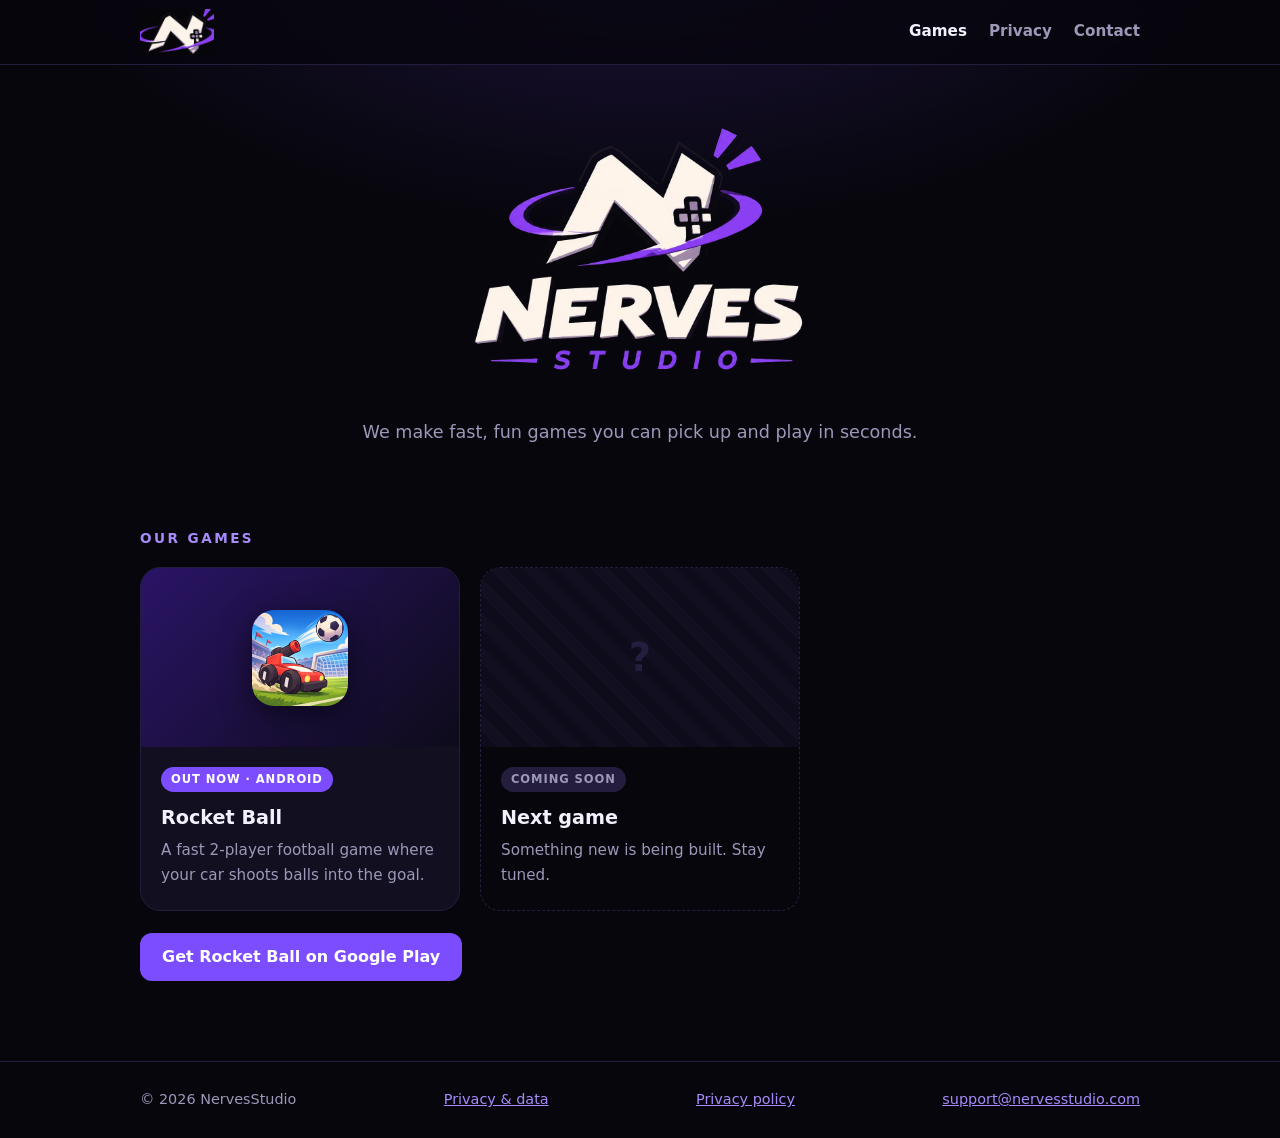
<file: index.html>
<!doctype html>
<html lang="en">
<head>
<meta charset="utf-8">
<meta name="viewport" content="width=device-width, initial-scale=1">
<title>NervesStudio</title>
<meta name="description" content="NervesStudio is an indie game studio. Our first game is Rocket Ball, a 2-player football game where cars shoot balls into the goal.">
<meta name="theme-color" content="#07060d">
<link rel="icon" href="assets/logo.webp">
<link rel="stylesheet" href="assets/style.css">
</head>
<body>
<header class="site"><div class="wrap">
<a class="brand" href="/" aria-label="NervesStudio home"><span class="crop"><img src="assets/logo.webp" alt="NervesStudio"></span></a>
<nav><a href="/" class="on">Games</a><a href="legal.html">Privacy</a><a href="mailto:support@nervesstudio.com">Contact</a></nav>
</div></header>
<main>
<div class="wrap">
<section class="hero">
<img class="logo" src="assets/logo.webp" alt="NervesStudio">
<p>We make fast, fun games you can pick up and play in seconds.</p>
</section>

<h2 class="section">Our games</h2>
<div class="games">
<a class="game" href="games/rocket-ball/">
<div class="art"><img src="games/rocket-ball/icon.png" alt="Rocket Ball icon"></div>
<div class="body"><span class="tag">Out now &middot; Android</span><h3>Rocket Ball</h3><p>A fast 2-player football game where your car shoots balls into the goal.</p></div>
</a>
<div class="game soon">
<div class="art">?</div>
<div class="body"><span class="tag">Coming soon</span><h3>Next game</h3><p>Something new is being built. Stay tuned.</p></div>
</div>
</div>
<p style="margin-top:22px"><a class="btn" href="https://play.google.com/store/apps/details?id=com.nervesstudio.rocketball" rel="noopener">Get Rocket Ball on Google Play</a></p>
</div>
</main>
<footer><div class="wrap"><span>&copy; 2026 NervesStudio</span><a href="legal.html">Privacy &amp; data</a><a href="games/rocket-ball/privacy.html">Privacy policy</a><a href="mailto:support@nervesstudio.com">support@nervesstudio.com</a></div></footer>
</body>
</html>
</file>
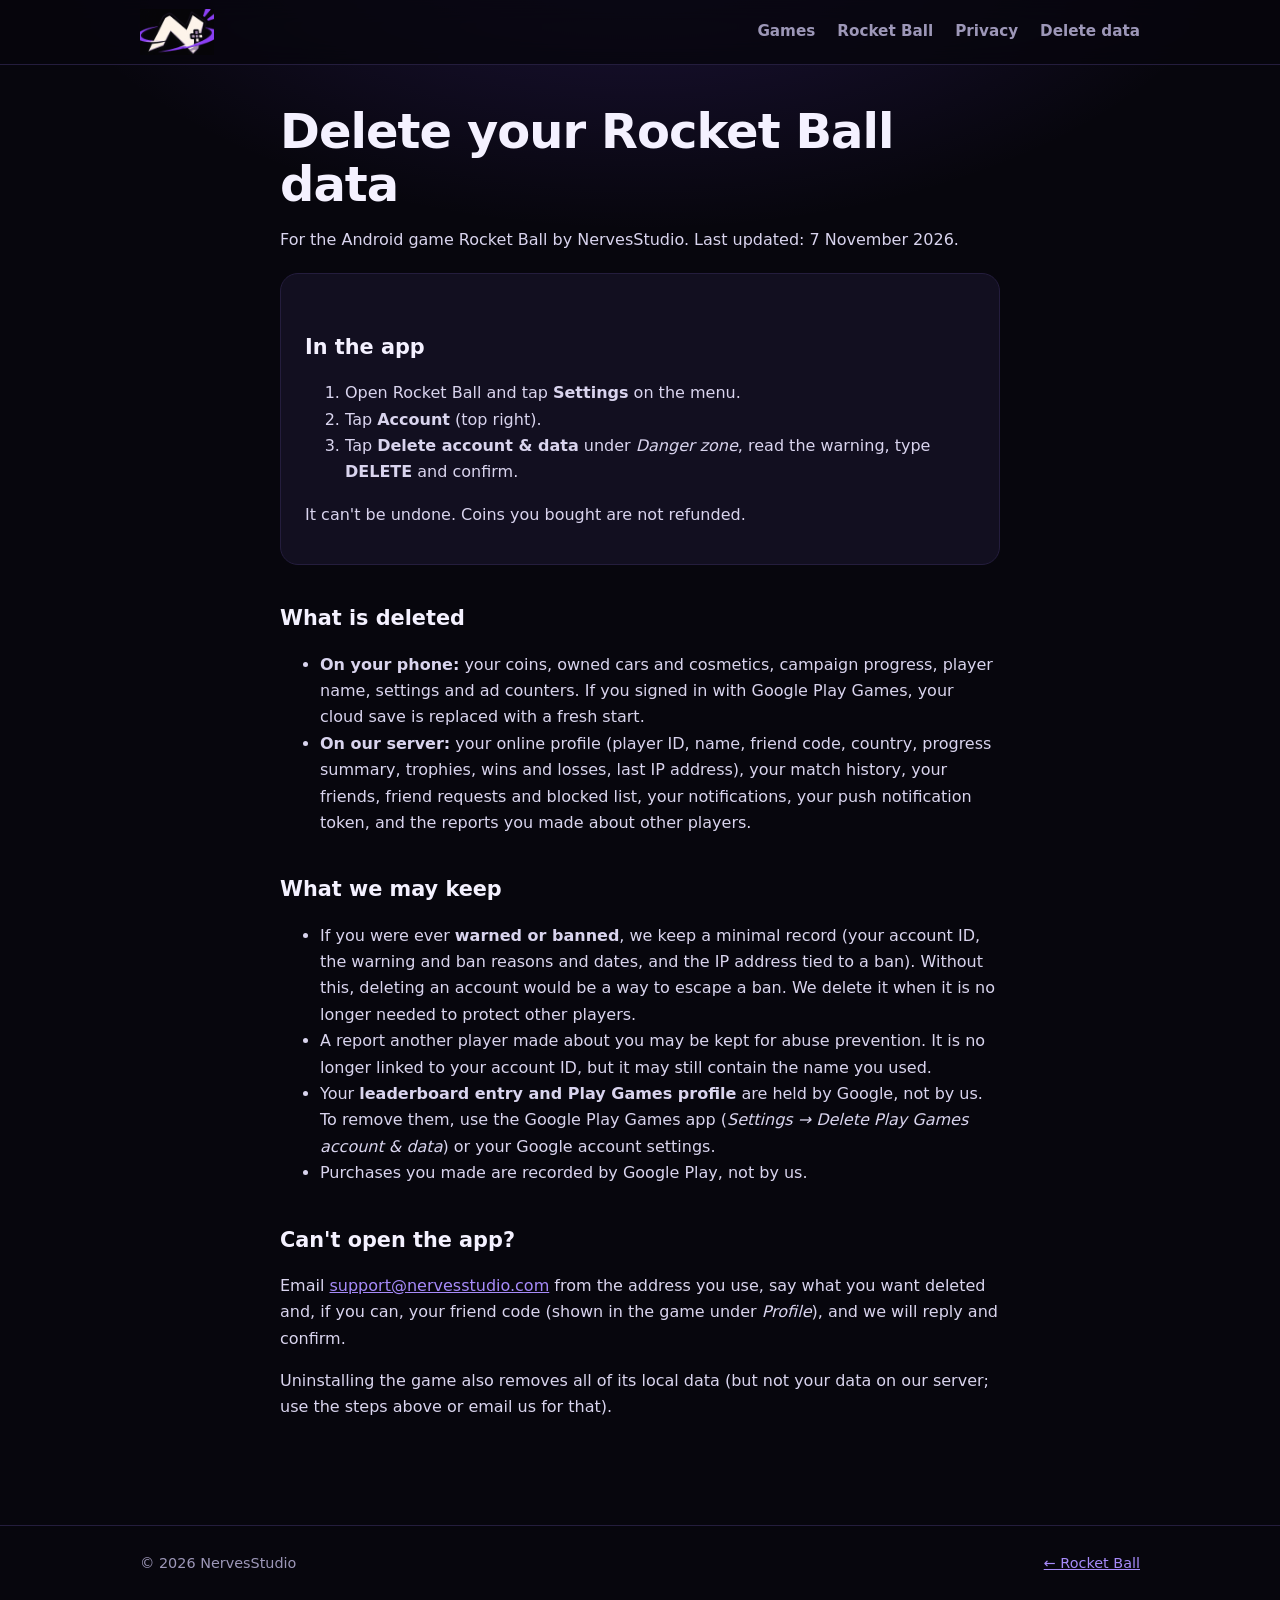
<file: delete-account.html>
<!doctype html>
<html lang="en">
<head>
<meta charset="utf-8">
<title>Redirecting...</title>
<meta http-equiv="refresh" content="0; url=games/rocket-ball/delete-account.html">
<link rel="canonical" href="https://nervesstudio.com/games/rocket-ball/delete-account.html">
</head>
<body><a href="games/rocket-ball/delete-account.html">Continue to the page</a></body>
</html>
</file>
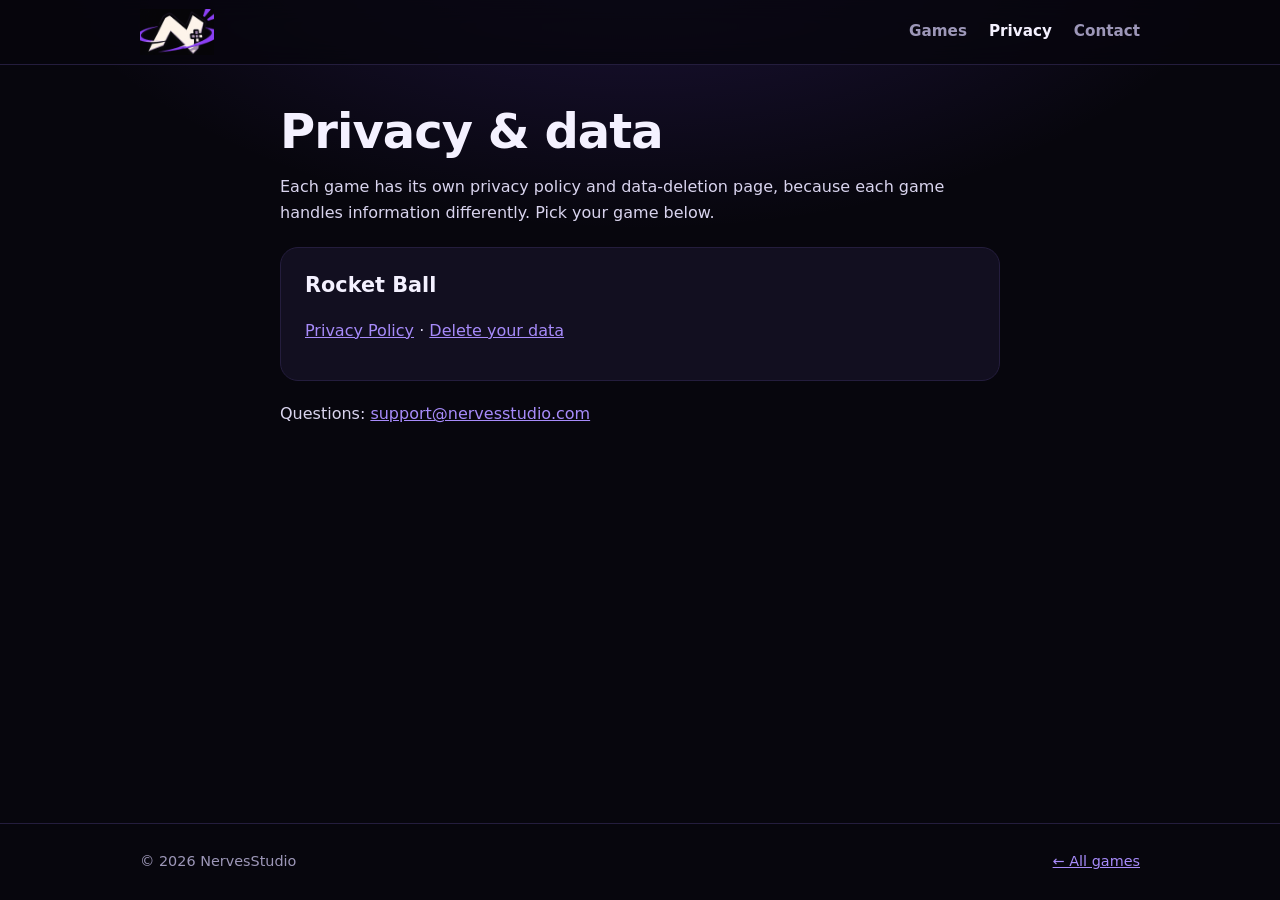
<file: legal.html>
<!doctype html>
<html lang="en">
<head>
<meta charset="utf-8">
<meta name="viewport" content="width=device-width, initial-scale=1">
<title>Privacy &amp; Data - NervesStudio</title>
<meta name="theme-color" content="#07060d">
<link rel="icon" href="assets/logo.webp">
<link rel="stylesheet" href="assets/style.css">
</head>
<body>
<header class="site"><div class="wrap">
<a class="brand" href="/" aria-label="NervesStudio home"><span class="crop"><img src="assets/logo.webp" alt="NervesStudio"></span></a>
<nav><a href="/">Games</a><a href="legal.html" class="on">Privacy</a><a href="mailto:support@nervesstudio.com">Contact</a></nav>
</div></header>
<main class="text">
<h1>Privacy &amp; data</h1>
<p class="muted">Each game has its own privacy policy and data-deletion page, because each game handles information differently. Pick your game below.</p>

<!-- For each new game, add a card like this one, linking to games/<name>/privacy.html and delete-account.html -->
<div class="card">
<h2 style="margin-top:0">Rocket Ball</h2>
<p><a href="games/rocket-ball/privacy.html">Privacy Policy</a> &middot; <a href="games/rocket-ball/delete-account.html">Delete your data</a></p>
</div>

<p>Questions: <a href="mailto:support@nervesstudio.com">support@nervesstudio.com</a></p>
</main>
<footer><div class="wrap"><span>&copy; 2026 NervesStudio</span><a href="/">&larr; All games</a></div></footer>
</body>
</html>
</file>
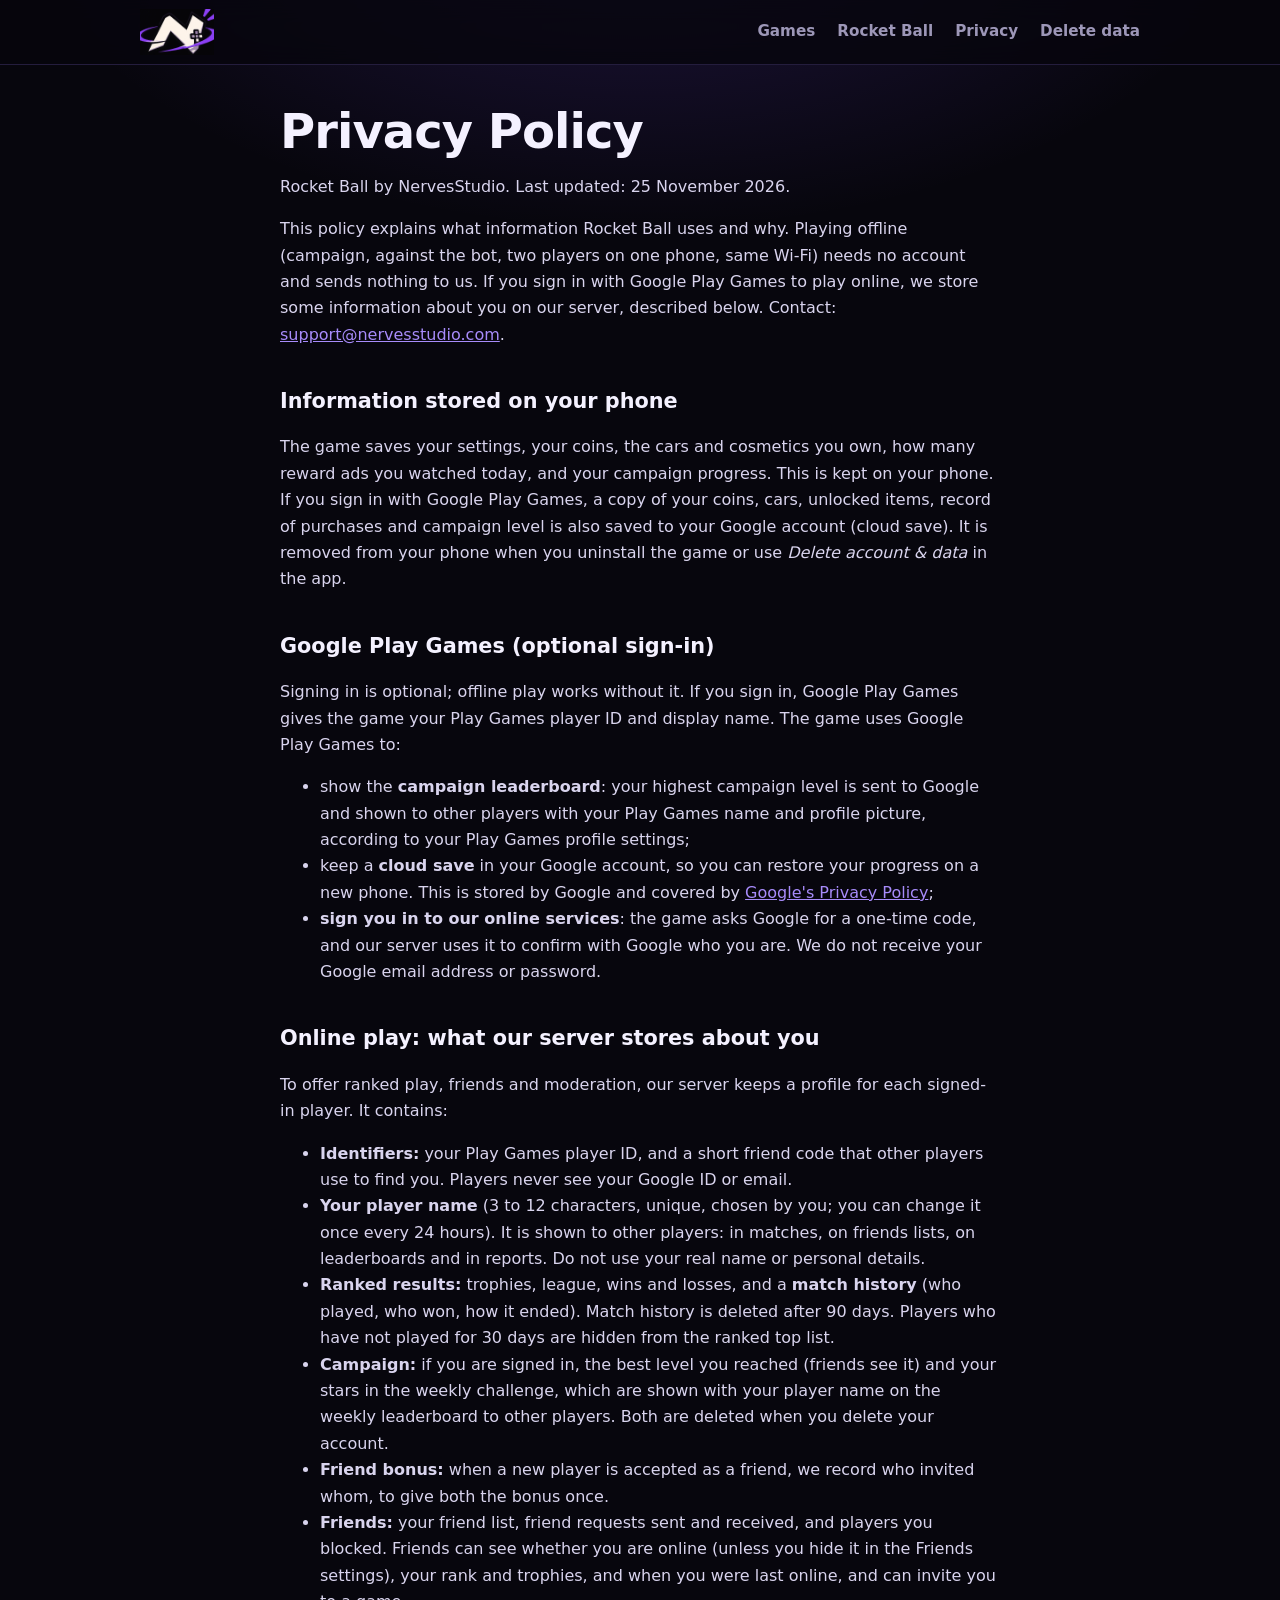
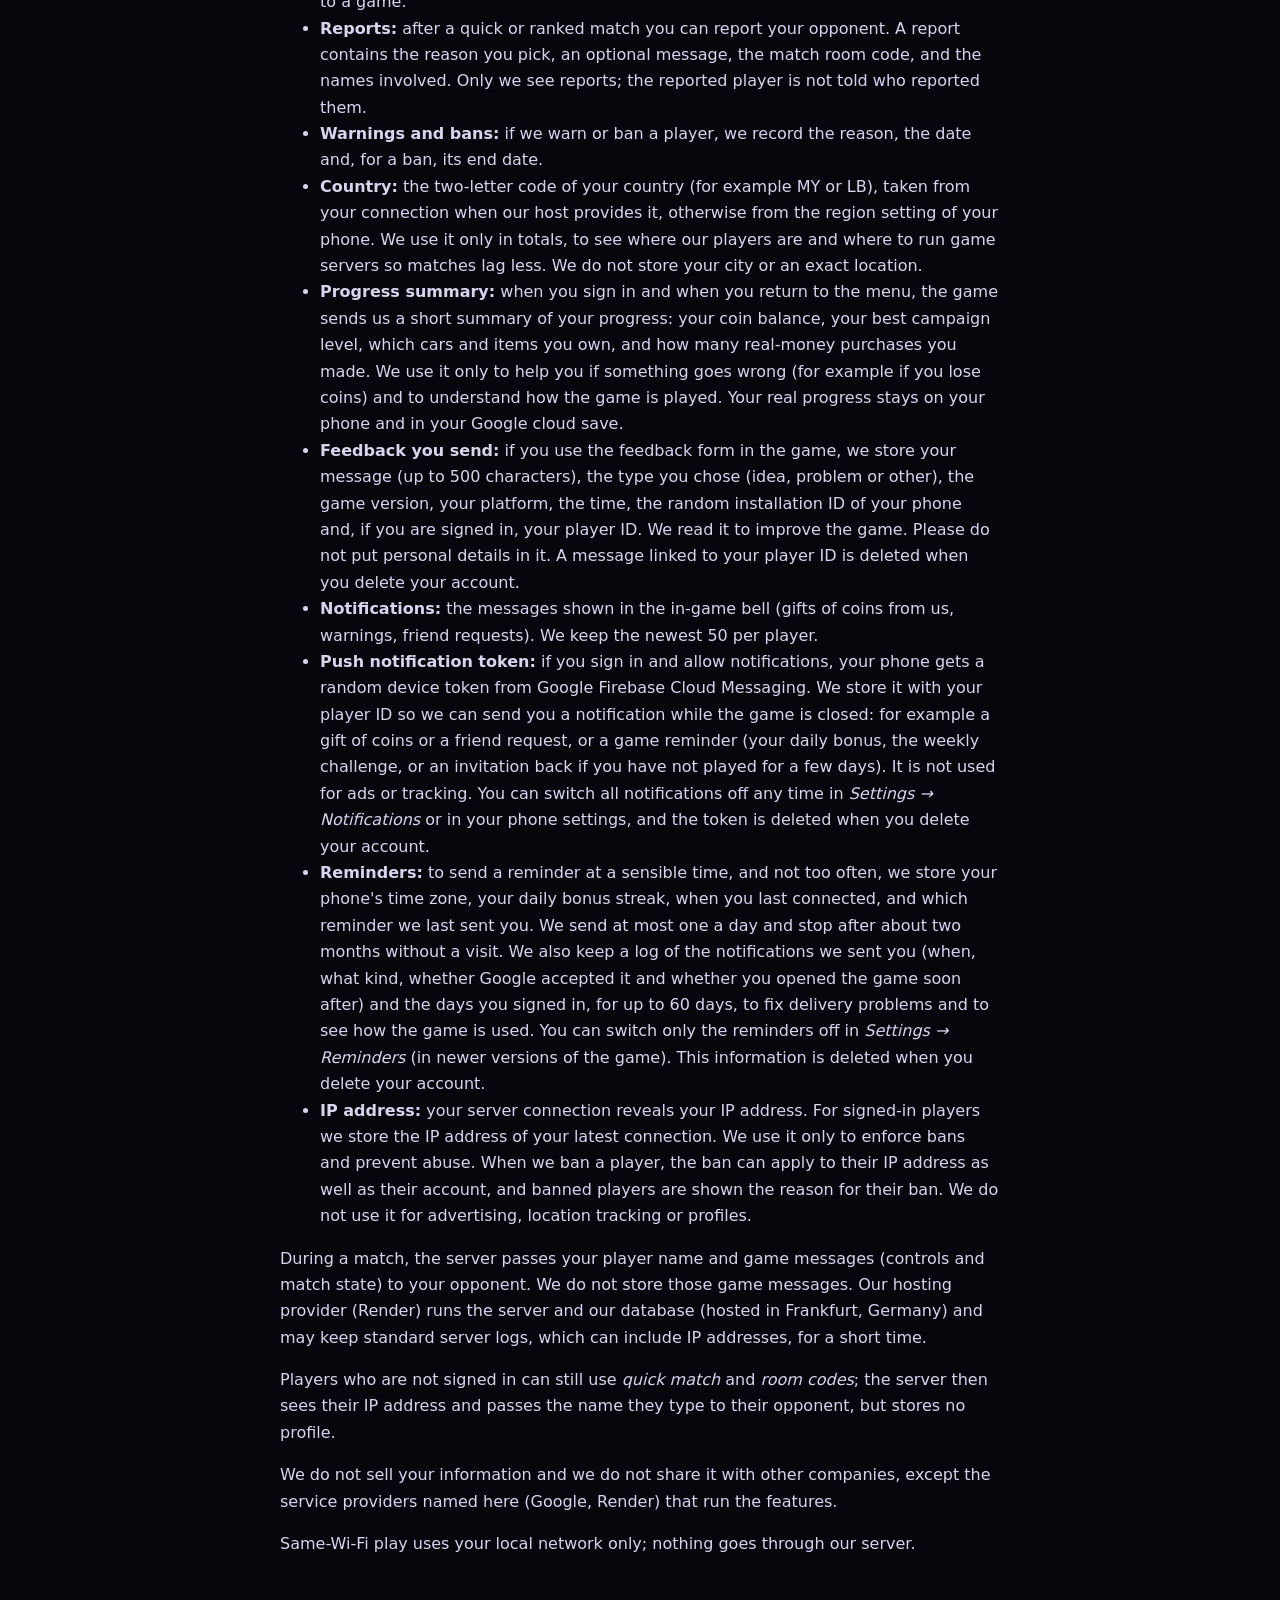
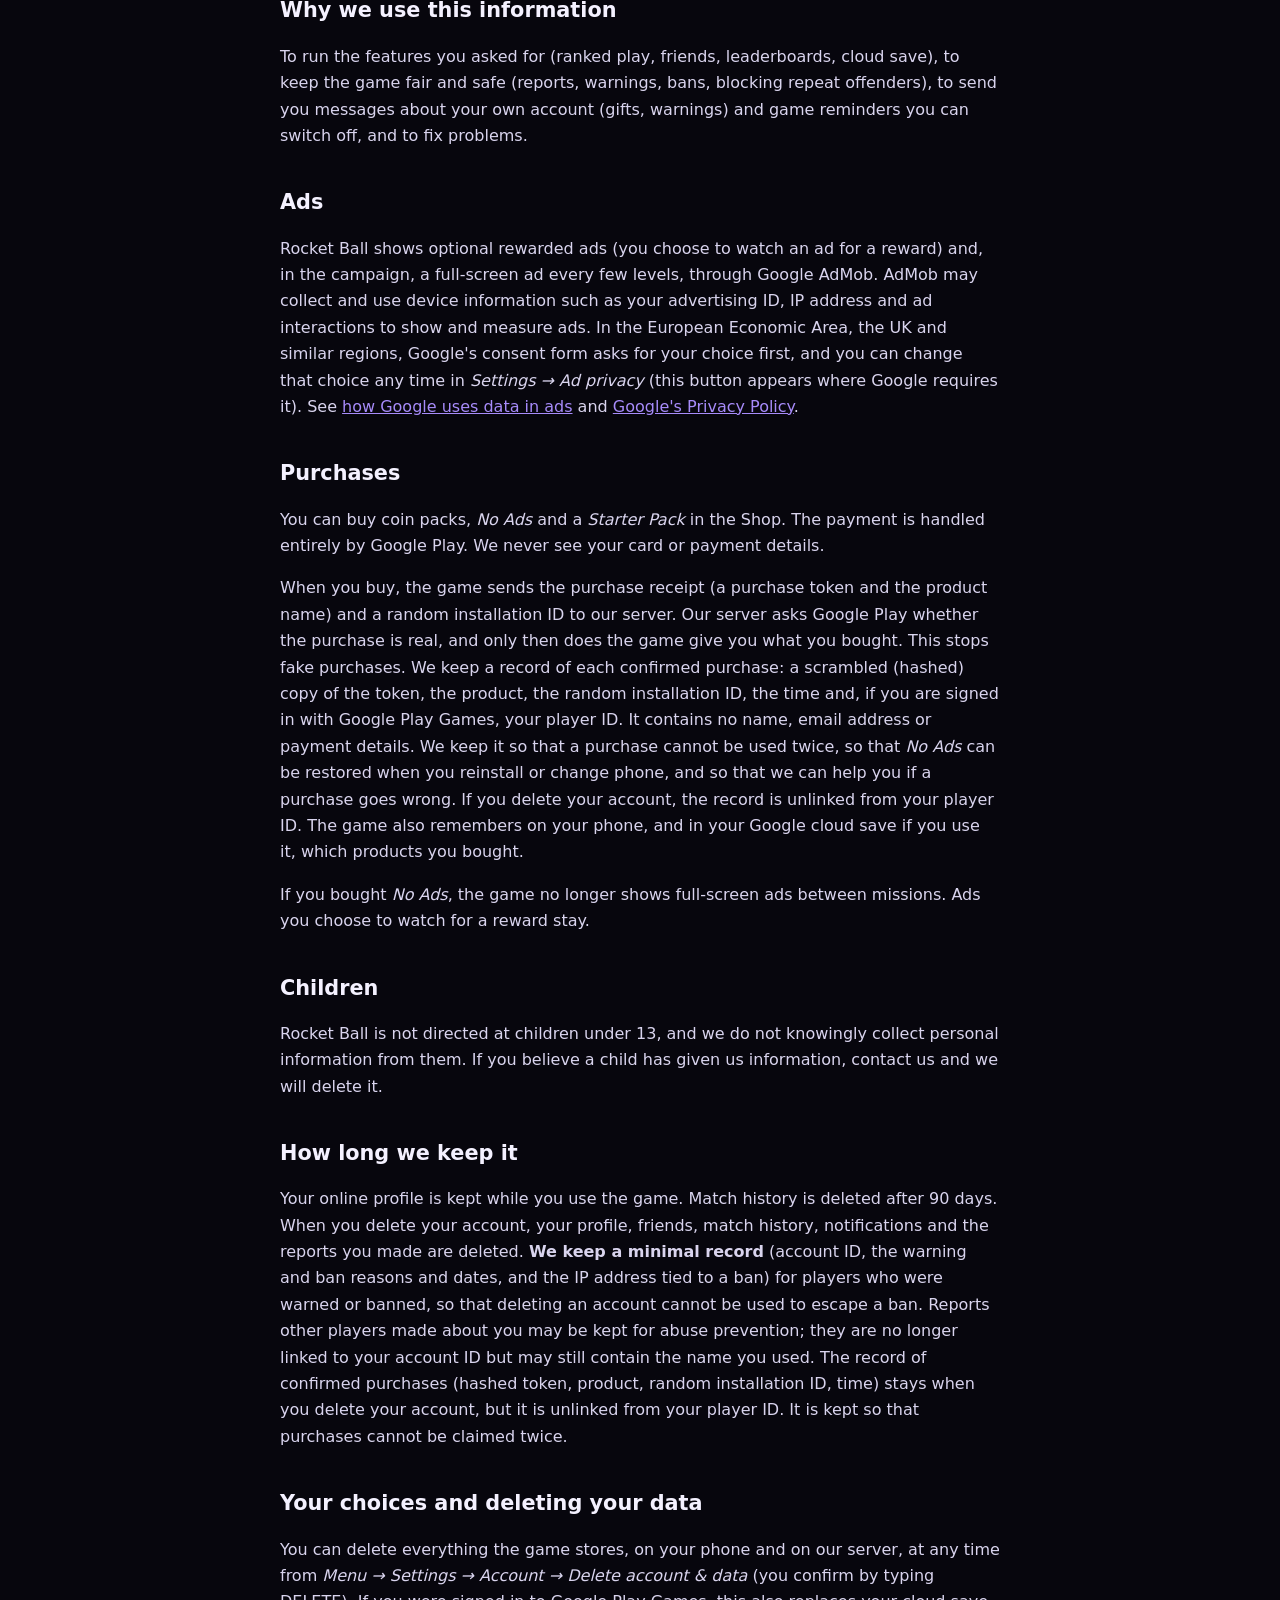
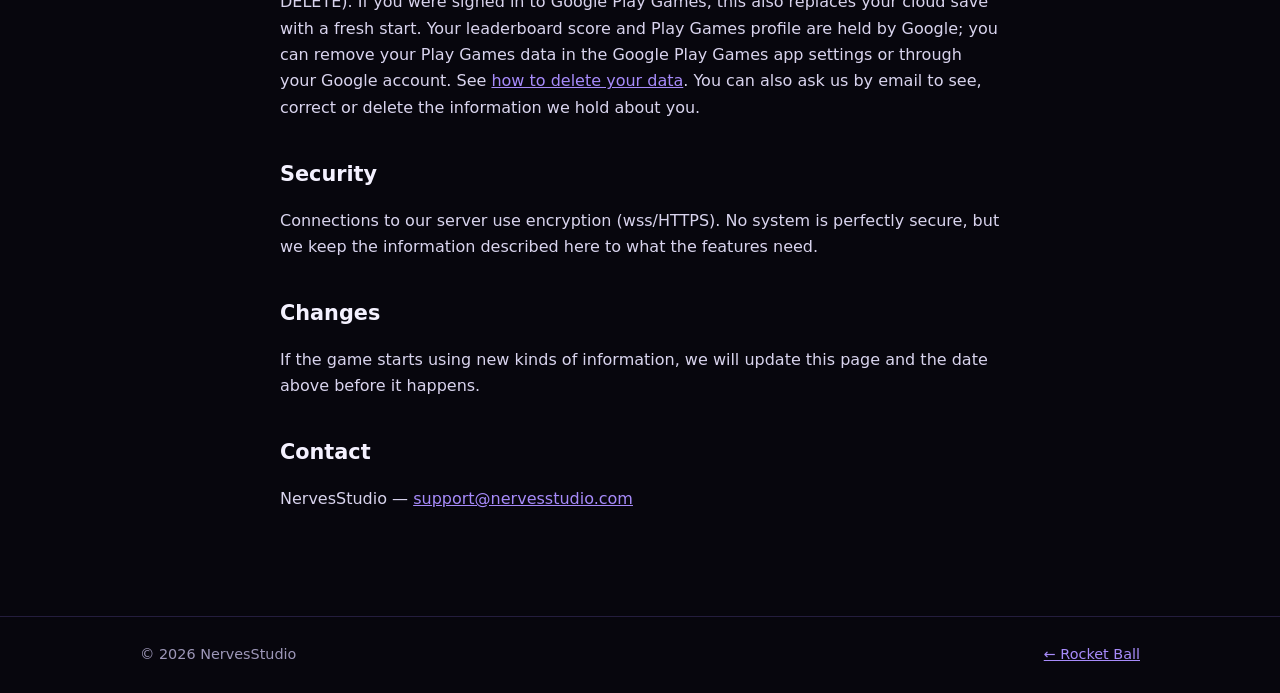
<file: privacy.html>
<!doctype html>
<html lang="en">
<head>
<meta charset="utf-8">
<title>Redirecting...</title>
<meta http-equiv="refresh" content="0; url=games/rocket-ball/privacy.html">
<link rel="canonical" href="https://nervesstudio.com/games/rocket-ball/privacy.html">
</head>
<body><a href="games/rocket-ball/privacy.html">Continue to the page</a></body>
</html>
</file>
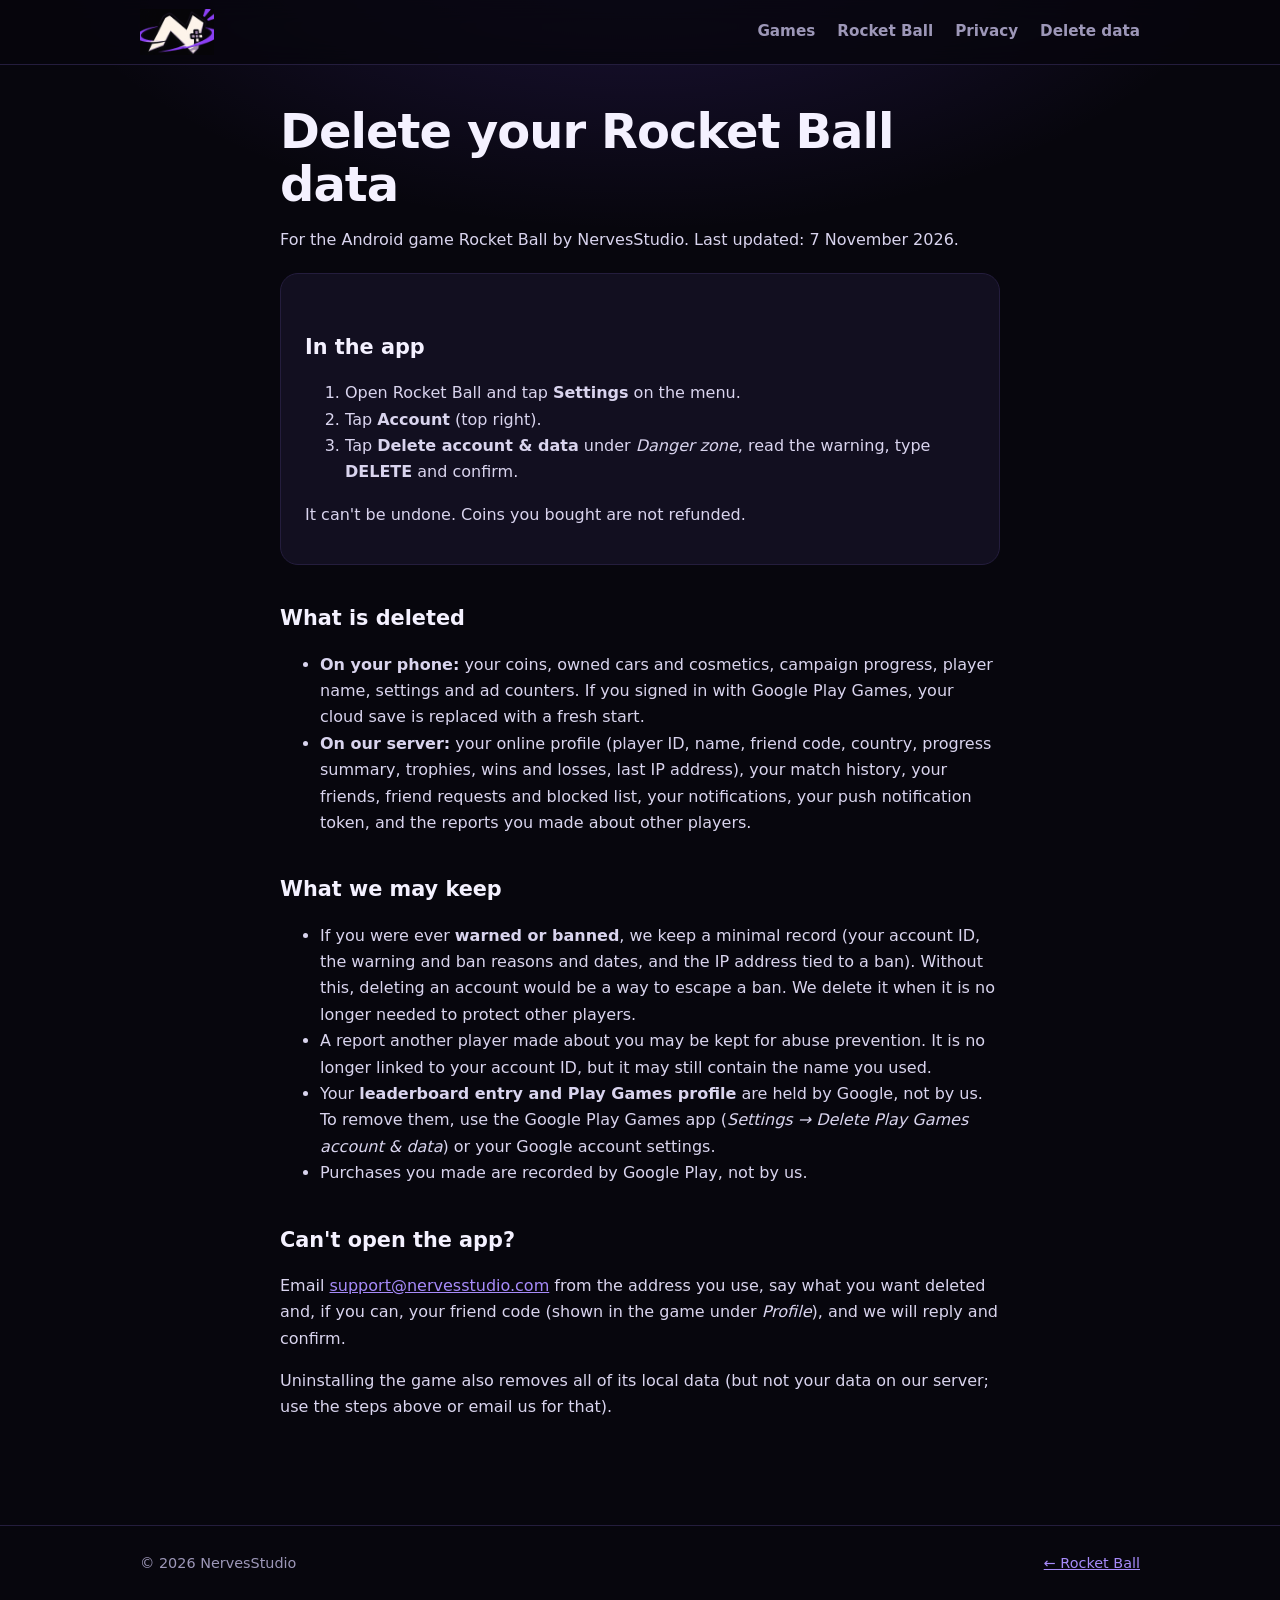
<file: games/rocket-ball/delete-account.html>
<!doctype html>
<html lang="en">
<head>
<meta charset="utf-8">
<meta name="viewport" content="width=device-width, initial-scale=1">
<title>Delete your data - Rocket Ball</title>
<meta name="theme-color" content="#07060d">
<link rel="icon" href="../../assets/logo.webp">
<link rel="stylesheet" href="../../assets/style.css">
</head>
<body>
<header class="site"><div class="wrap">
<a class="brand" href="/" aria-label="NervesStudio home"><span class="crop"><img src="../../assets/logo.webp" alt="NervesStudio"></span></a>
<nav><a href="/">Games</a><a href="index.html">Rocket Ball</a><a href="privacy.html">Privacy</a><a href="delete-account.html">Delete data</a></nav>
</div></header>
<main class="text">
<h1>Delete your Rocket Ball data</h1>
<p class="muted">For the Android game Rocket Ball by NervesStudio. Last updated: 7 November 2026.</p>

<div class="card">
<h2>In the app</h2>
<ol>
<li>Open Rocket Ball and tap <strong>Settings</strong> on the menu.</li>
<li>Tap <strong>Account</strong> (top right).</li>
<li>Tap <strong>Delete account &amp; data</strong> under <em>Danger zone</em>, read the warning, type <strong>DELETE</strong> and confirm.</li>
</ol>
<p>It can't be undone. Coins you bought are not refunded.</p>
</div>

<h2>What is deleted</h2>
<ul>
<li><strong>On your phone:</strong> your coins, owned cars and cosmetics, campaign progress, player name, settings and ad counters. If you signed in with Google Play Games, your cloud save is replaced with a fresh start.</li>
<li><strong>On our server:</strong> your online profile (player ID, name, friend code, country, progress summary, trophies, wins and losses, last IP address), your match history, your friends, friend requests and blocked list, your notifications, your push notification token, and the reports you made about other players.</li>
</ul>

<h2>What we may keep</h2>
<ul>
<li>If you were ever <strong>warned or banned</strong>, we keep a minimal record (your account ID, the warning and ban reasons and dates, and the IP address tied to a ban). Without this, deleting an account would be a way to escape a ban. We delete it when it is no longer needed to protect other players.</li>
<li>A report another player made about you may be kept for abuse prevention. It is no longer linked to your account ID, but it may still contain the name you used.</li>
<li>Your <strong>leaderboard entry and Play Games profile</strong> are held by Google, not by us. To remove them, use the Google Play Games app (<em>Settings &rarr; Delete Play Games account &amp; data</em>) or your Google account settings.</li>
<li>Purchases you made are recorded by Google Play, not by us.</li>
</ul>

<h2>Can't open the app?</h2>
<p>Email <a href="mailto:support@nervesstudio.com">support@nervesstudio.com</a> from the address you use, say what you want deleted and, if you can, your friend code (shown in the game under <em>Profile</em>), and we will reply and confirm.</p>
<p>Uninstalling the game also removes all of its local data (but not your data on our server; use the steps above or email us for that).</p>
</main>
<footer><div class="wrap"><span>&copy; 2026 NervesStudio</span><a href="index.html">&larr; Rocket Ball</a></div></footer>
</body>
</html>
</file>
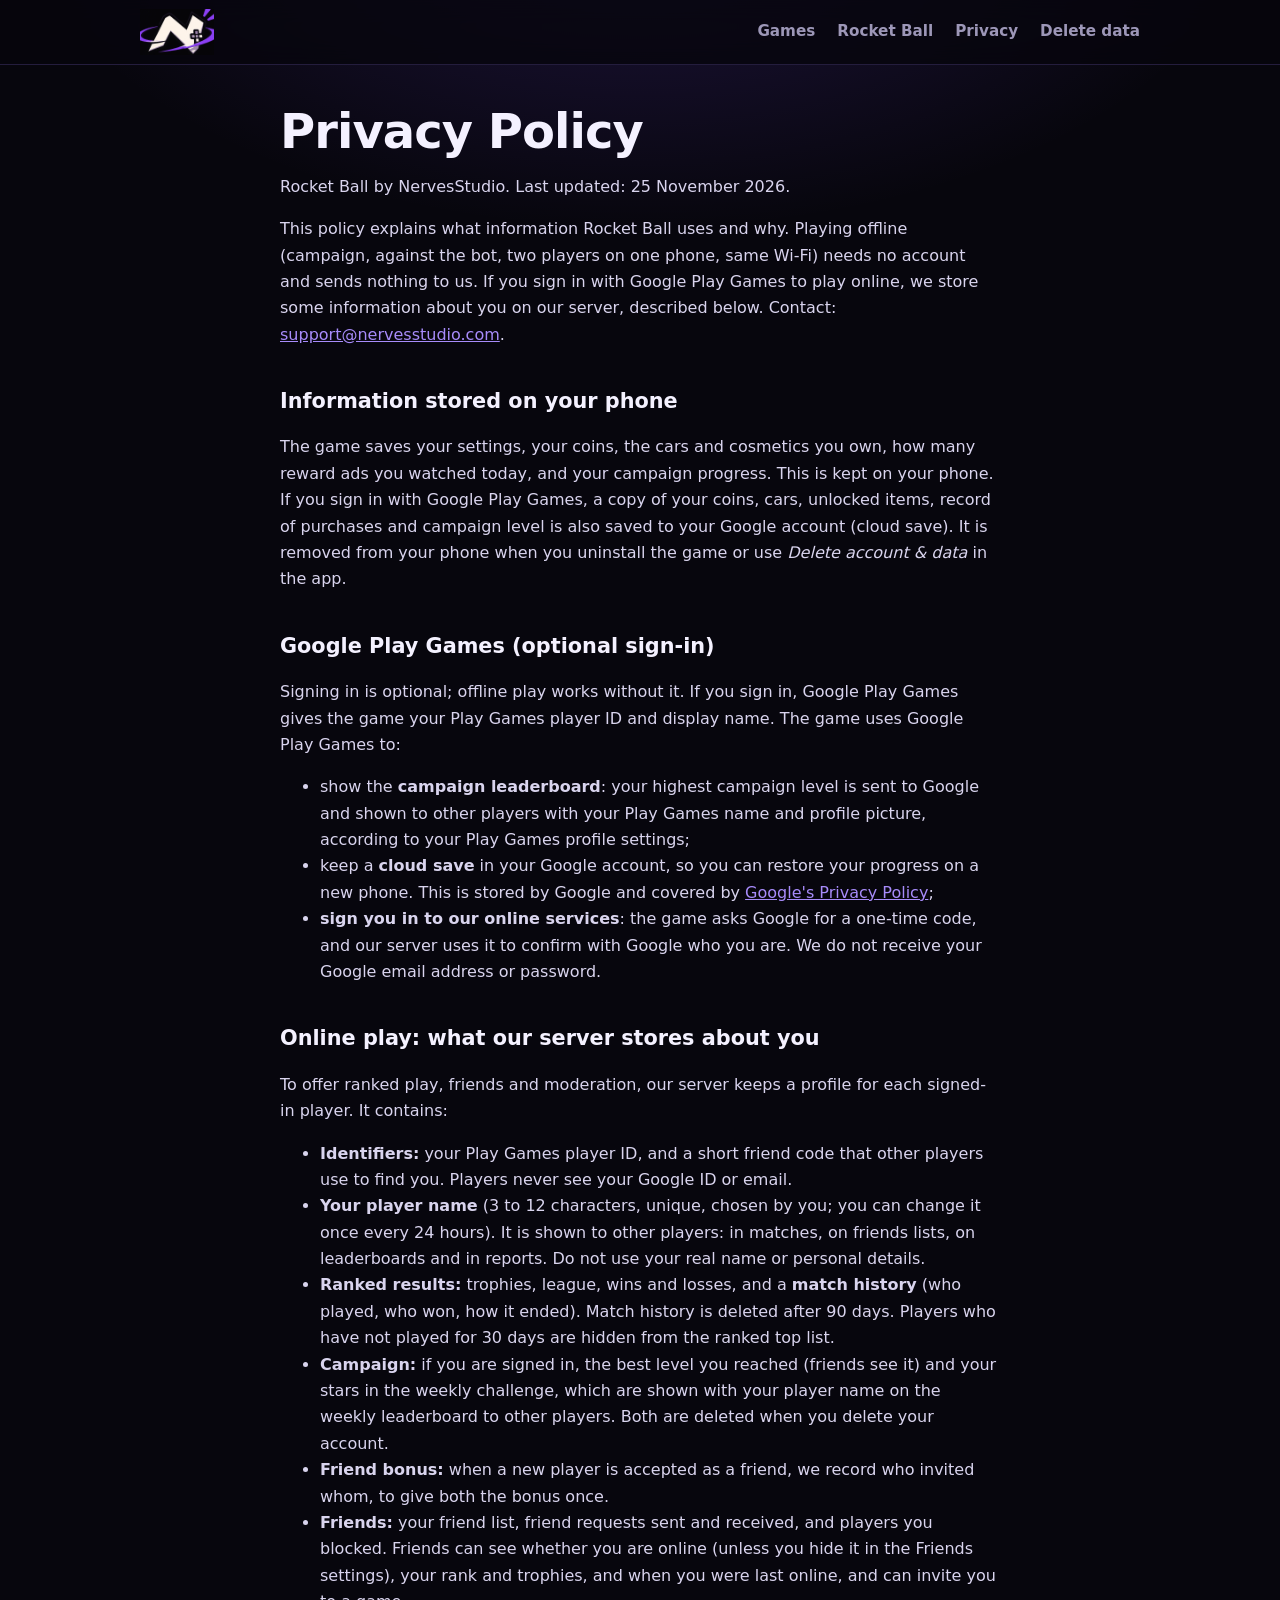
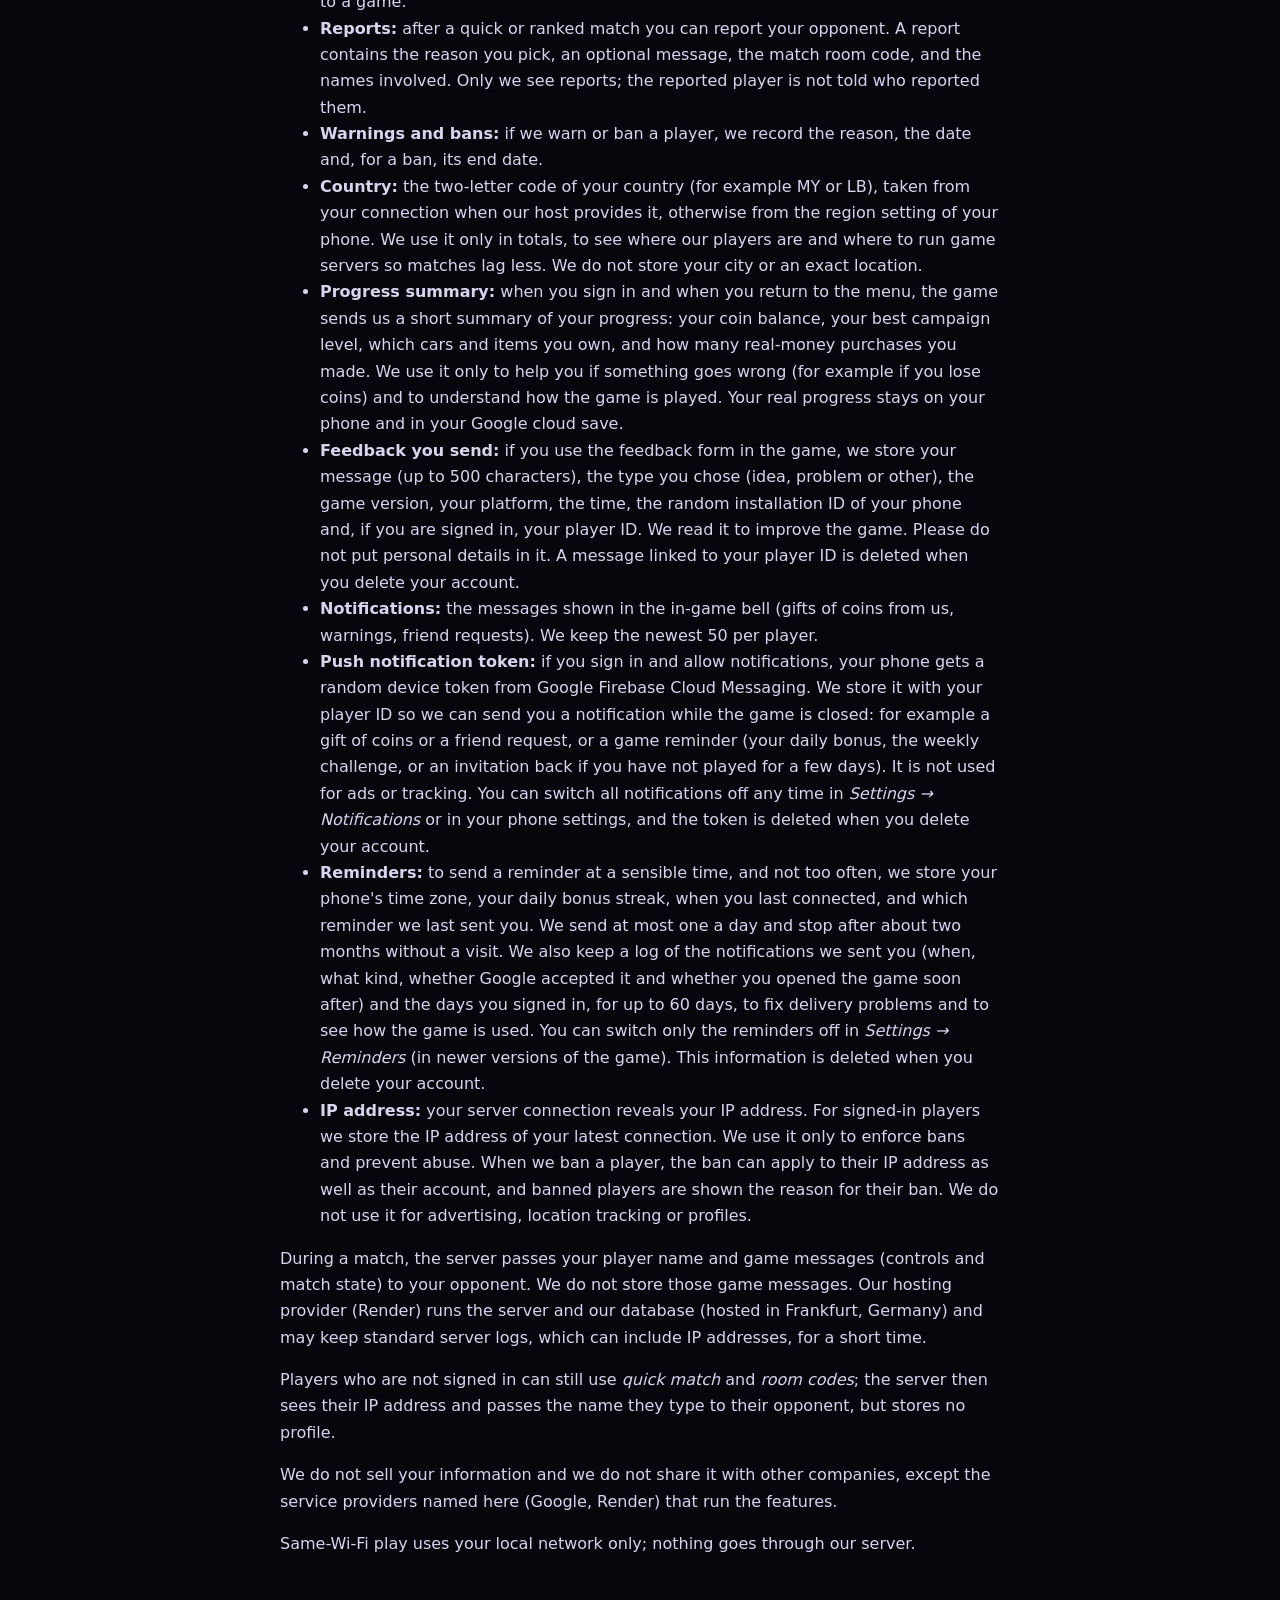
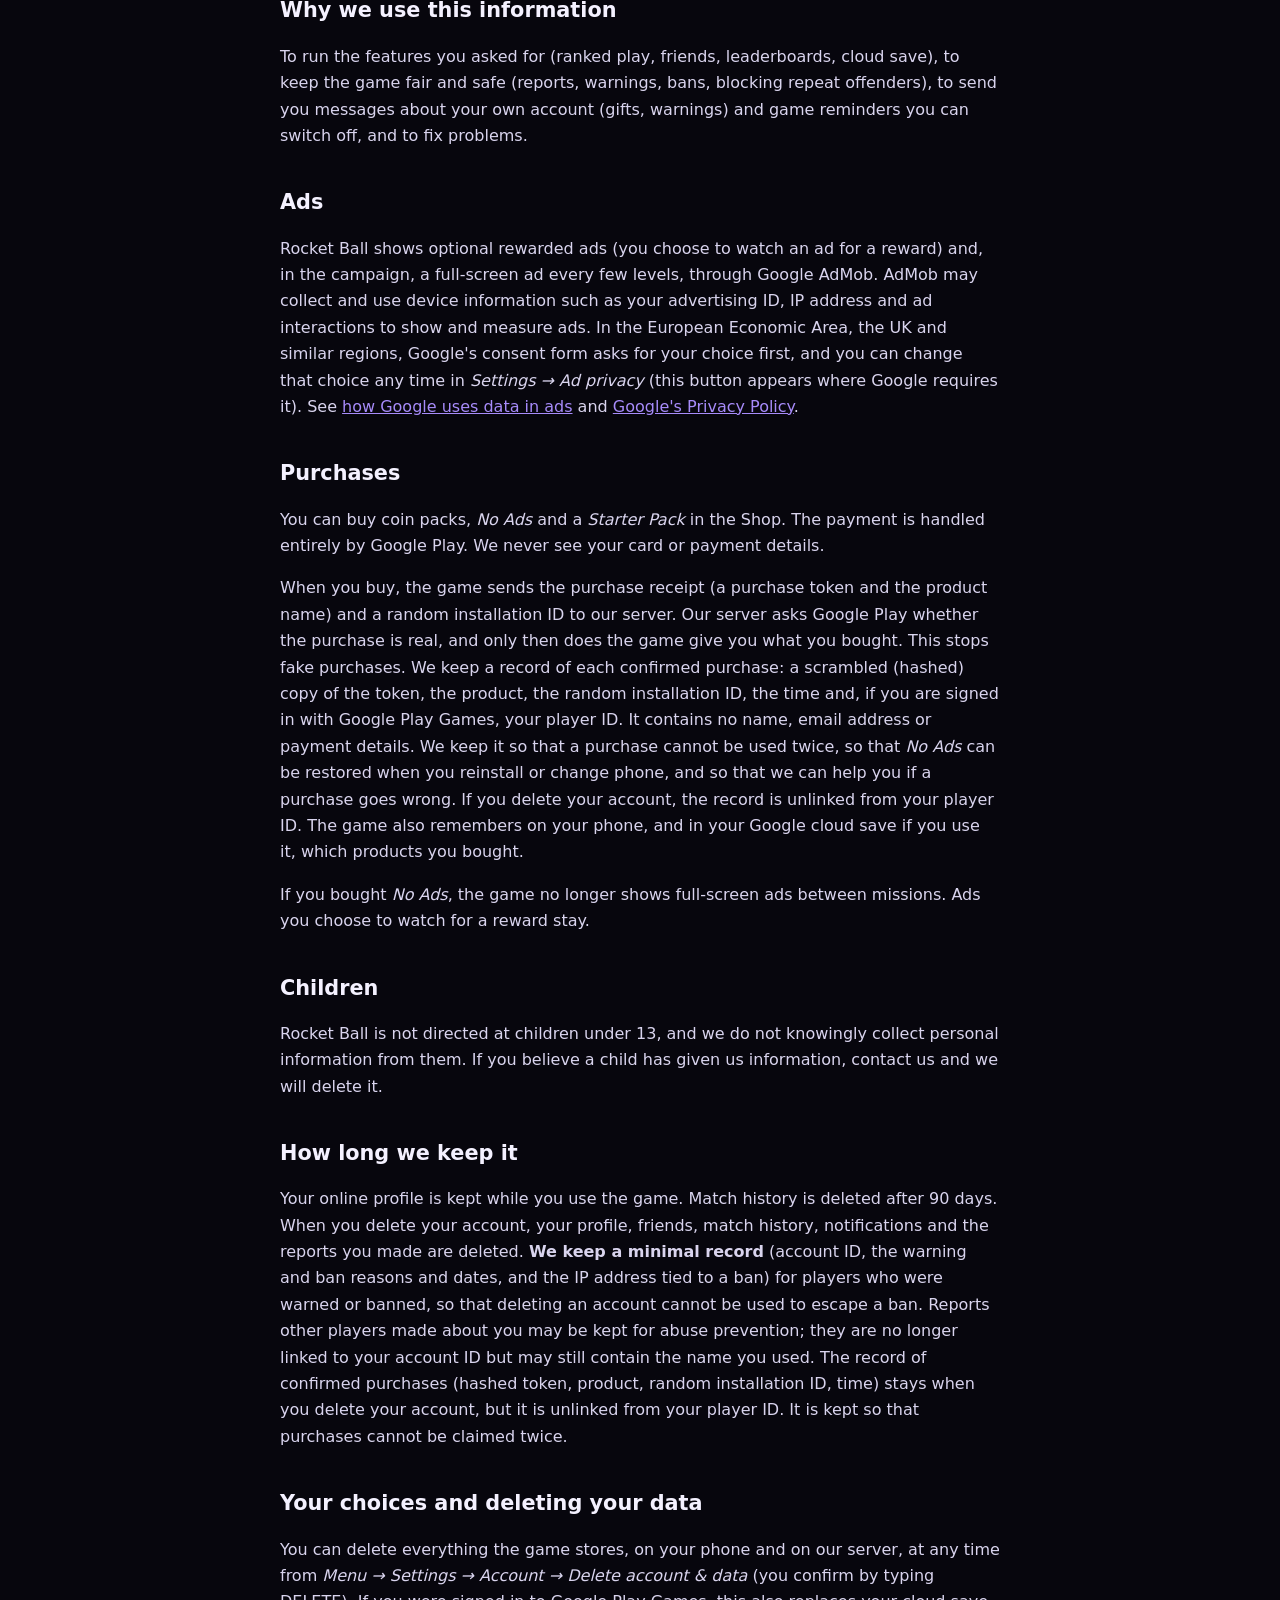
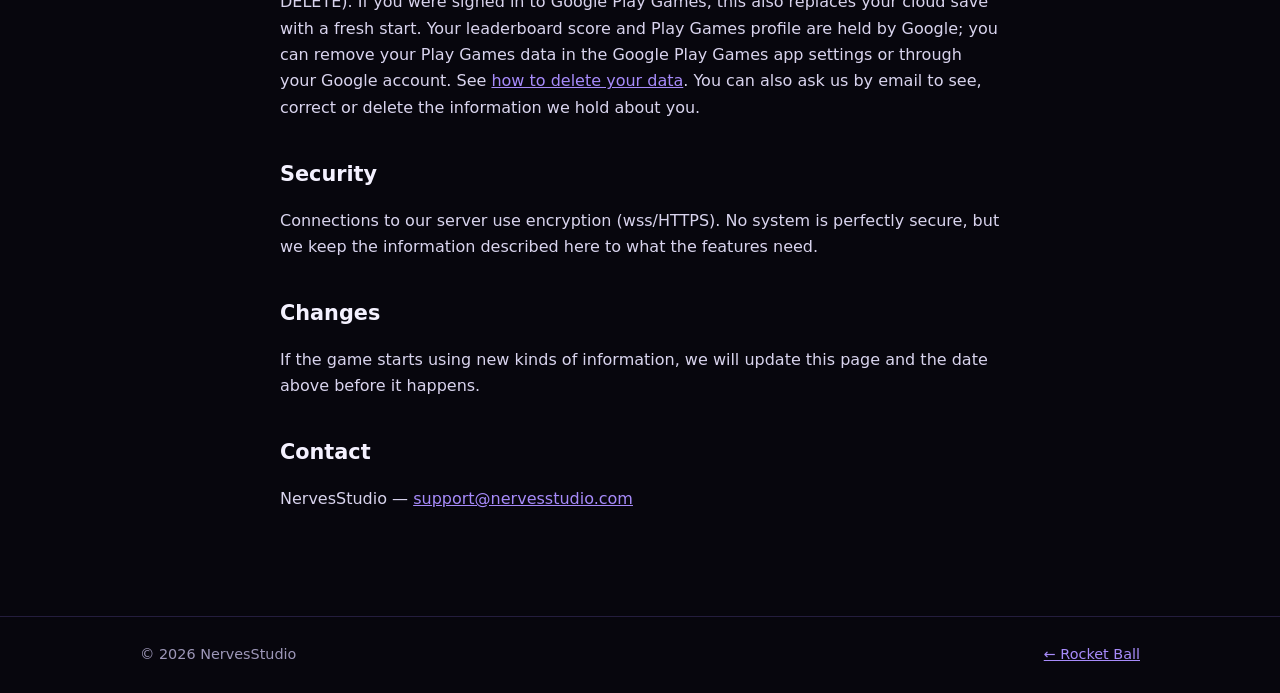
<file: games/rocket-ball/privacy.html>
<!doctype html>
<html lang="en">
<head>
<meta charset="utf-8">
<meta name="viewport" content="width=device-width, initial-scale=1">
<title>Privacy Policy - Rocket Ball</title>
<meta name="theme-color" content="#07060d">
<link rel="icon" href="../../assets/logo.webp">
<link rel="stylesheet" href="../../assets/style.css">
</head>
<body>
<header class="site"><div class="wrap">
<a class="brand" href="/" aria-label="NervesStudio home"><span class="crop"><img src="../../assets/logo.webp" alt="NervesStudio"></span></a>
<nav><a href="/">Games</a><a href="index.html">Rocket Ball</a><a href="privacy.html">Privacy</a><a href="delete-account.html">Delete data</a></nav>
</div></header>
<main class="text">
<h1>Privacy Policy</h1>
<p class="muted">Rocket Ball by NervesStudio. Last updated: 25 November 2026.</p>

<p>This policy explains what information Rocket Ball uses and why. Playing offline (campaign, against the bot, two players on one phone, same Wi-Fi) needs no account and sends nothing to us. If you sign in with Google Play Games to play online, we store some information about you on our server, described below. Contact: <a href="mailto:support@nervesstudio.com">support@nervesstudio.com</a>.</p>

<h2>Information stored on your phone</h2>
<p>The game saves your settings, your coins, the cars and cosmetics you own, how many reward ads you watched today, and your campaign progress. This is kept on your phone. If you sign in with Google Play Games, a copy of your coins, cars, unlocked items, record of purchases and campaign level is also saved to your Google account (cloud save). It is removed from your phone when you uninstall the game or use <em>Delete account &amp; data</em> in the app.</p>

<h2>Google Play Games (optional sign-in)</h2>
<p>Signing in is optional; offline play works without it. If you sign in, Google Play Games gives the game your Play Games player ID and display name. The game uses Google Play Games to:</p>
<ul>
<li>show the <strong>campaign leaderboard</strong>: your highest campaign level is sent to Google and shown to other players with your Play Games name and profile picture, according to your Play Games profile settings;</li>
<li>keep a <strong>cloud save</strong> in your Google account, so you can restore your progress on a new phone. This is stored by Google and covered by <a href="https://policies.google.com/privacy">Google's Privacy Policy</a>;</li>
<li><strong>sign you in to our online services</strong>: the game asks Google for a one-time code, and our server uses it to confirm with Google who you are. We do not receive your Google email address or password.</li>
</ul>

<h2>Online play: what our server stores about you</h2>
<p>To offer ranked play, friends and moderation, our server keeps a profile for each signed-in player. It contains:</p>
<ul>
<li><strong>Identifiers:</strong> your Play Games player ID, and a short friend code that other players use to find you. Players never see your Google ID or email.</li>
<li><strong>Your player name</strong> (3 to 12 characters, unique, chosen by you; you can change it once every 24 hours). It is shown to other players: in matches, on friends lists, on leaderboards and in reports. Do not use your real name or personal details.</li>
<li><strong>Ranked results:</strong> trophies, league, wins and losses, and a <strong>match history</strong> (who played, who won, how it ended). Match history is deleted after 90 days. Players who have not played for 30 days are hidden from the ranked top list.</li>
<li><strong>Campaign:</strong> if you are signed in, the best level you reached (friends see it) and your stars in the weekly challenge, which are shown with your player name on the weekly leaderboard to other players. Both are deleted when you delete your account.</li>
<li><strong>Friend bonus:</strong> when a new player is accepted as a friend, we record who invited whom, to give both the bonus once.</li>
<li><strong>Friends:</strong> your friend list, friend requests sent and received, and players you blocked. Friends can see whether you are online (unless you hide it in the Friends settings), your rank and trophies, and when you were last online, and can invite you to a game.</li>
<li><strong>Reports:</strong> after a quick or ranked match you can report your opponent. A report contains the reason you pick, an optional message, the match room code, and the names involved. Only we see reports; the reported player is not told who reported them.</li>
<li><strong>Warnings and bans:</strong> if we warn or ban a player, we record the reason, the date and, for a ban, its end date.</li>
<li><strong>Country:</strong> the two-letter code of your country (for example MY or LB), taken from your connection when our host provides it, otherwise from the region setting of your phone. We use it only in totals, to see where our players are and where to run game servers so matches lag less. We do not store your city or an exact location.</li>
<li><strong>Progress summary:</strong> when you sign in and when you return to the menu, the game sends us a short summary of your progress: your coin balance, your best campaign level, which cars and items you own, and how many real-money purchases you made. We use it only to help you if something goes wrong (for example if you lose coins) and to understand how the game is played. Your real progress stays on your phone and in your Google cloud save.</li>
<li><strong>Feedback you send:</strong> if you use the feedback form in the game, we store your message (up to 500 characters), the type you chose (idea, problem or other), the game version, your platform, the time, the random installation ID of your phone and, if you are signed in, your player ID. We read it to improve the game. Please do not put personal details in it. A message linked to your player ID is deleted when you delete your account.</li>
<li><strong>Notifications:</strong> the messages shown in the in-game bell (gifts of coins from us, warnings, friend requests). We keep the newest 50 per player.</li>
<li><strong>Push notification token:</strong> if you sign in and allow notifications, your phone gets a random device token from Google Firebase Cloud Messaging. We store it with your player ID so we can send you a notification while the game is closed: for example a gift of coins or a friend request, or a game reminder (your daily bonus, the weekly challenge, or an invitation back if you have not played for a few days). It is not used for ads or tracking. You can switch all notifications off any time in <em>Settings &rarr; Notifications</em> or in your phone settings, and the token is deleted when you delete your account.</li>
<li><strong>Reminders:</strong> to send a reminder at a sensible time, and not too often, we store your phone's time zone, your daily bonus streak, when you last connected, and which reminder we last sent you. We send at most one a day and stop after about two months without a visit. We also keep a log of the notifications we sent you (when, what kind, whether Google accepted it and whether you opened the game soon after) and the days you signed in, for up to 60 days, to fix delivery problems and to see how the game is used. You can switch only the reminders off in <em>Settings &rarr; Reminders</em> (in newer versions of the game). This information is deleted when you delete your account.</li>
<li><strong>IP address:</strong> your server connection reveals your IP address. For signed-in players we store the IP address of your latest connection. We use it only to enforce bans and prevent abuse. When we ban a player, the ban can apply to their IP address as well as their account, and banned players are shown the reason for their ban. We do not use it for advertising, location tracking or profiles.</li>
</ul>
<p>During a match, the server passes your player name and game messages (controls and match state) to your opponent. We do not store those game messages. Our hosting provider (Render) runs the server and our database (hosted in Frankfurt, Germany) and may keep standard server logs, which can include IP addresses, for a short time.</p>
<p>Players who are not signed in can still use <em>quick match</em> and <em>room codes</em>; the server then sees their IP address and passes the name they type to their opponent, but stores no profile.</p>
<p>We do not sell your information and we do not share it with other companies, except the service providers named here (Google, Render) that run the features.</p>
<p>Same-Wi-Fi play uses your local network only; nothing goes through our server.</p>

<h2>Why we use this information</h2>
<p>To run the features you asked for (ranked play, friends, leaderboards, cloud save), to keep the game fair and safe (reports, warnings, bans, blocking repeat offenders), to send you messages about your own account (gifts, warnings) and game reminders you can switch off, and to fix problems.</p>

<h2>Ads</h2>
<p>Rocket Ball shows optional rewarded ads (you choose to watch an ad for a reward) and, in the campaign, a full-screen ad every few levels, through Google AdMob. AdMob may collect and use device information such as your advertising ID, IP address and ad interactions to show and measure ads. In the European Economic Area, the UK and similar regions, Google's consent form asks for your choice first, and you can change that choice any time in <em>Settings &rarr; Ad privacy</em> (this button appears where Google requires it). See <a href="https://policies.google.com/technologies/ads">how Google uses data in ads</a> and <a href="https://policies.google.com/privacy">Google's Privacy Policy</a>.</p>

<h2>Purchases</h2>
<p>You can buy coin packs, <em>No Ads</em> and a <em>Starter Pack</em> in the Shop. The payment is handled entirely by Google Play. We never see your card or payment details.</p>
<p>When you buy, the game sends the purchase receipt (a purchase token and the product name) and a random installation ID to our server. Our server asks Google Play whether the purchase is real, and only then does the game give you what you bought. This stops fake purchases. We keep a record of each confirmed purchase: a scrambled (hashed) copy of the token, the product, the random installation ID, the time and, if you are signed in with Google Play Games, your player ID. It contains no name, email address or payment details. We keep it so that a purchase cannot be used twice, so that <em>No Ads</em> can be restored when you reinstall or change phone, and so that we can help you if a purchase goes wrong. If you delete your account, the record is unlinked from your player ID. The game also remembers on your phone, and in your Google cloud save if you use it, which products you bought.</p>
<p>If you bought <em>No Ads</em>, the game no longer shows full-screen ads between missions. Ads you choose to watch for a reward stay.</p>

<h2>Children</h2>
<p>Rocket Ball is not directed at children under 13, and we do not knowingly collect personal information from them. If you believe a child has given us information, contact us and we will delete it.</p>

<h2>How long we keep it</h2>
<p>Your online profile is kept while you use the game. Match history is deleted after 90 days. When you delete your account, your profile, friends, match history, notifications and the reports you made are deleted. <strong>We keep a minimal record</strong> (account ID, the warning and ban reasons and dates, and the IP address tied to a ban) for players who were warned or banned, so that deleting an account cannot be used to escape a ban. Reports other players made about you may be kept for abuse prevention; they are no longer linked to your account ID but may still contain the name you used. The record of confirmed purchases (hashed token, product, random installation ID, time) stays when you delete your account, but it is unlinked from your player ID. It is kept so that purchases cannot be claimed twice.</p>

<h2>Your choices and deleting your data</h2>
<p>You can delete everything the game stores, on your phone and on our server, at any time from <em>Menu &rarr; Settings &rarr; Account &rarr; Delete account &amp; data</em> (you confirm by typing DELETE). If you were signed in to Google Play Games, this also replaces your cloud save with a fresh start. Your leaderboard score and Play Games profile are held by Google; you can remove your Play Games data in the Google Play Games app settings or through your Google account. See <a href="delete-account.html">how to delete your data</a>. You can also ask us by email to see, correct or delete the information we hold about you.</p>

<h2>Security</h2>
<p>Connections to our server use encryption (wss/HTTPS). No system is perfectly secure, but we keep the information described here to what the features need.</p>

<h2>Changes</h2>
<p>If the game starts using new kinds of information, we will update this page and the date above before it happens.</p>

<h2>Contact</h2>
<p>NervesStudio &mdash; <a href="mailto:support@nervesstudio.com">support@nervesstudio.com</a></p>
</main>
<footer><div class="wrap"><span>&copy; 2026 NervesStudio</span><a href="index.html">&larr; Rocket Ball</a></div></footer>
</body>
</html>
</file>
<file: assets/style.css>
:root {
  --bg:#07060d; --bg2:#0e0b1a; --card:#120f20; --ink:#f4f1ff; --muted:#9d97b8;
  --accent:#7c4dff; --accent2:#a78bfa; --line:#241d3d; --glow:rgba(124,77,255,.35);
}
* { box-sizing:border-box; }
html { scroll-behavior:smooth; }
body {
  margin:0; color:var(--ink); min-height:100vh; display:flex; flex-direction:column;
  background:radial-gradient(900px 500px at 50% -120px, rgba(124,77,255,.22), transparent 70%), var(--bg);
  font:16px/1.65 "Segoe UI", system-ui, -apple-system, Roboto, sans-serif;
}
a { color:var(--accent2); }
.wrap { max-width:1040px; margin:0 auto; padding:0 20px; width:100%; }

/* header */
header.site { position:sticky; top:0; z-index:10; backdrop-filter:blur(12px); background:rgba(7,6,13,.8); border-bottom:1px solid var(--line); }
header.site .wrap { display:flex; align-items:center; gap:20px; height:64px; }
.brand { display:flex; align-items:center; text-decoration:none; }
.brand .crop { width:74px; height:46px; overflow:hidden; position:relative; }
.brand img { position:absolute; width:170px; max-width:none; left:-46px; top:-14px; }
header.site nav { margin-left:auto; display:flex; gap:22px; }
header.site nav a { color:var(--muted); text-decoration:none; font-weight:600; font-size:.95rem; }
header.site nav a:hover, header.site nav a.on { color:var(--ink); }

/* hero */
.hero { text-align:center; padding:56px 0 24px; }
.hero img.logo { width:min(520px,90%); height:auto; mix-blend-mode:lighten; margin:-30px auto -20px; display:block; }
.hero p { color:var(--muted); max-width:560px; margin:0 auto; font-size:1.1rem; }

h1 { font-size:clamp(2rem,5vw,3rem); line-height:1.1; margin:0 0 10px; letter-spacing:-.02em; }
h2 { font-size:1.3rem; margin:36px 0 8px; }
h2.section { font-size:.85rem; text-transform:uppercase; letter-spacing:.18em; color:var(--accent2); margin:56px 0 18px; }
.muted { color:var(--muted); }

/* game cards */
.games { display:grid; grid-template-columns:repeat(auto-fill,minmax(280px,1fr)); gap:20px; }
.game { display:block; text-decoration:none; color:var(--ink); background:var(--card); border:1px solid var(--line); border-radius:20px; overflow:hidden; transition:transform .2s, border-color .2s, box-shadow .2s; }
.game:hover { transform:translateY(-4px); border-color:var(--accent); box-shadow:0 12px 40px var(--glow); }
.game .art { aspect-ratio:16/9; display:grid; place-items:center; background:linear-gradient(135deg,#2a1466,#0e0b1a); }
.game .art img { width:96px; height:96px; border-radius:22px; box-shadow:0 8px 30px rgba(0,0,0,.5); }
.game .body { padding:18px 20px 22px; }
.game h3 { margin:0 0 4px; font-size:1.2rem; }
.game p { margin:0; color:var(--muted); font-size:.95rem; }
.tag { display:inline-block; font-size:.72rem; font-weight:700; letter-spacing:.08em; text-transform:uppercase; padding:3px 10px; border-radius:99px; background:var(--accent); color:#fff; margin-bottom:10px; }
.game.soon { border-style:dashed; background:transparent; pointer-events:none; }
.game.soon .art { background:repeating-linear-gradient(45deg,#0e0b1a,#0e0b1a 12px,#120f20 12px,#120f20 24px); font-size:2.4rem; color:var(--line); font-weight:800; }
.game.soon .tag { background:var(--line); color:var(--muted); }

/* game page */
.game-head { display:flex; gap:22px; align-items:center; padding:48px 0 8px; flex-wrap:wrap; }
.game-head img { width:104px; height:104px; border-radius:24px; box-shadow:0 8px 40px var(--glow); }
.video { position:relative; aspect-ratio:16/9; border-radius:20px; overflow:hidden; background:#000; border:1px solid var(--line); box-shadow:0 20px 60px rgba(0,0,0,.6); margin-top:28px; }
.video video { width:100%; height:100%; display:block; object-fit:cover; }
.video .placeholder { position:absolute; inset:0; display:none; place-items:center; text-align:center; color:var(--muted); background:linear-gradient(135deg,#1b0f45,#07060d); }
.video.empty .placeholder { display:grid; }
.video.empty video { display:none; }
.play { width:76px; height:76px; border-radius:50%; background:var(--accent); display:grid; place-items:center; margin:0 auto 12px; box-shadow:0 0 40px var(--glow); }
.play::after { content:""; border-left:22px solid #fff; border-top:13px solid transparent; border-bottom:13px solid transparent; margin-left:6px; }
.features { display:grid; grid-template-columns:repeat(auto-fit,minmax(240px,1fr)); gap:18px; margin-top:8px; }
.card { background:var(--card); border:1px solid var(--line); border-radius:18px; padding:20px 24px; margin:20px 0; }
.features .card { margin:0; }
.features h3 { margin:0 0 6px; color:var(--accent2); font-size:1rem; }
.features p { margin:0; color:var(--muted); }
.btn { display:inline-block; background:var(--accent); color:#fff; text-decoration:none; font-weight:700; padding:11px 22px; border-radius:12px; }
.btn:hover { filter:brightness(1.15); }

/* legal / text pages */
main.text { max-width:760px; margin:0 auto; padding:40px 20px 24px; width:100%; }
main.text p, main.text li { color:#d9d4ee; }

main { flex:1; }
footer { border-top:1px solid var(--line); margin-top:64px; padding:26px 0; color:var(--muted); font-size:.9rem; }
footer .wrap { display:flex; justify-content:space-between; gap:12px; flex-wrap:wrap; }
</file>
